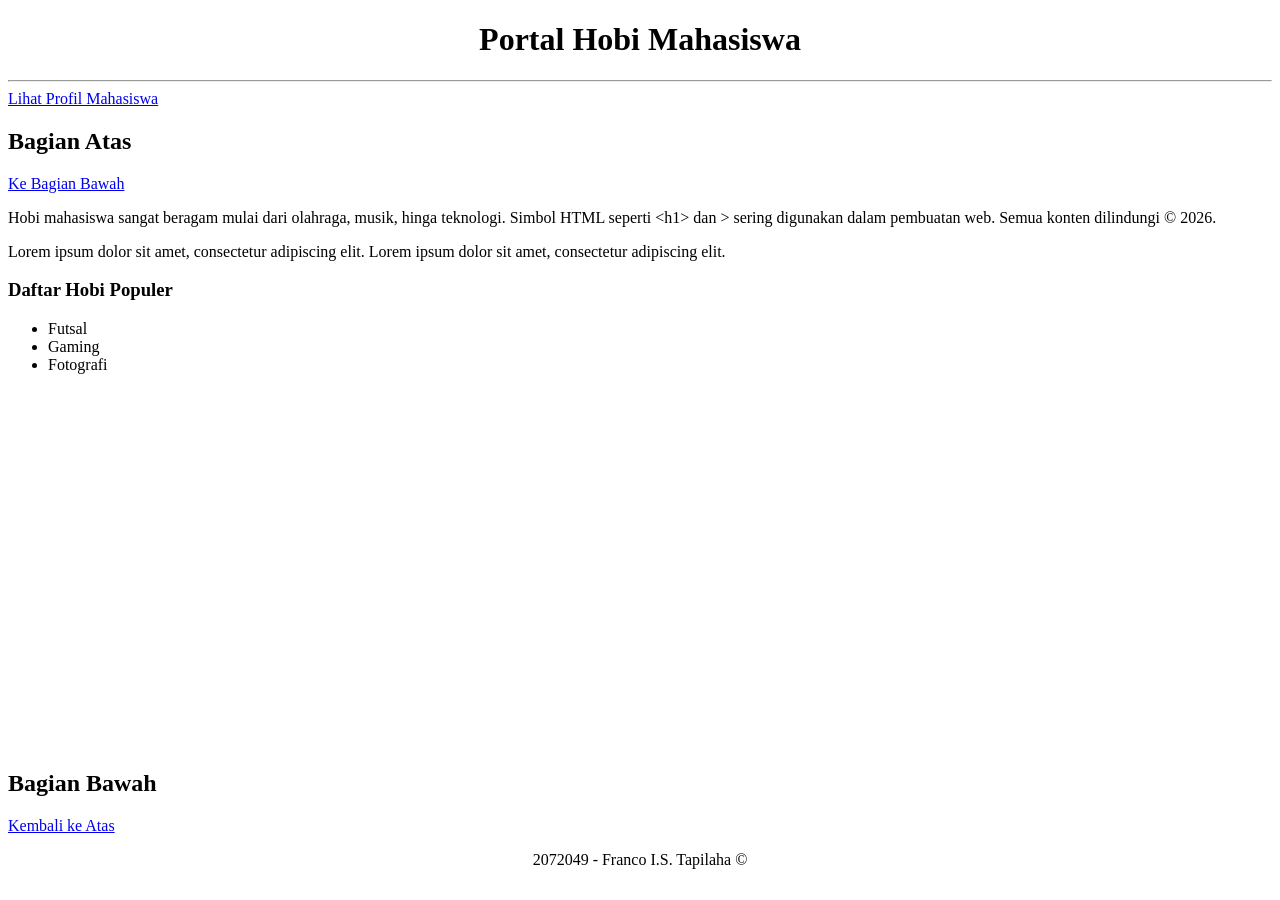
<file: Web Dasar Minggu ke-3/tugas1_2072049/Index.html>
<!DOCTYPE html>
<head>
    <meta charset="UTF-8">
    <title>Profil - 2072049</title>
</head>
<body>
    <h1 align="center">Portal Hobi Mahasiswa</h1>
    <hr>
    <a href="profil.html">Lihat Profil Mahasiswa</a>
    <h2 id="2">Bagian Atas</h2>
    <a href="#1">Ke Bagian Bawah</a>
    <p>Hobi mahasiswa sangat beragam mulai dari olahraga, musik, hinga teknologi. Simbol HTML seperti &lt;h1&gt; dan &gt; sering digunakan dalam pembuatan web. Semua konten dilindungi &copy 2026.</p>
    <p>Lorem ipsum dolor sit amet, consectetur adipiscing elit. Lorem ipsum dolor sit amet, consectetur adipiscing elit.</p>
    <h3>Daftar Hobi Populer</h3>
    <ul>
        <li>Futsal</li>
        <li>Gaming</li>
        <li>Fotografi</li>
    </ul>          
    <br>    
    <br>
    <br>
    <br>
    <br>
    <br>
    <br>
    <br>
    <br>
    <br>
    <br>    
    <br>
    <br>
    <br>
    <br>
    <br>
    <br>
    <br>
    <br>
    <br>
    <h2 id="1">Bagian Bawah</h2>
    <a href="#2">Kembali ke Atas</a>
</body>
<footer>
    <p align="center">2072049 - Franco I.S. Tapilaha &copy;</p>
</footer>
</file>
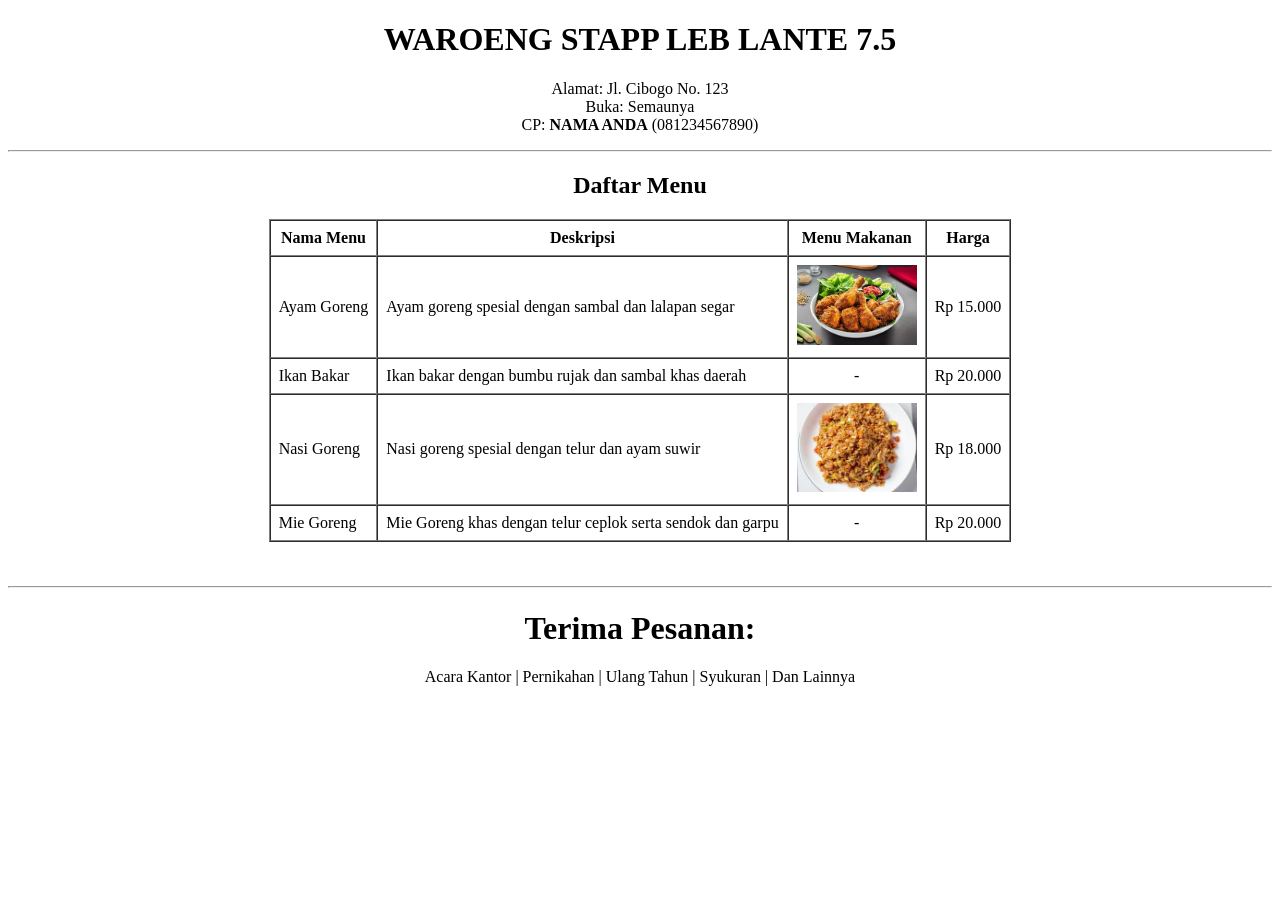
<file: Web Dasar Minggu ke-3/tugas3_2072049/index.html>
<!DOCTYPE html>
<head>
    <meta charset="UTF-8">
    <title>Menu - 2072049</title>
</head>
<body>
    <h1 align="center"><b><span>WAROENG STAPP LEB LANTE 7.5</span></b></h1>
    <p align="center">
        Alamat: Jl. Cibogo No. 123<br>
        Buka: Semaunya<br>
        CP: <b>NAMA ANDA</b> (081234567890)
    </p>
    <hr>
    <h2 align="center">Daftar Menu</h2>
    <table border="1" align="center" cellpadding="8" cellspacing="0">
        <tr>
            <th>Nama Menu</th>
            <th>Deskripsi</th>
            <th>Menu Makanan</th>
            <th>Harga</th>
        </tr>
        <tr>
            <td>Ayam Goreng</td>
            <td>Ayam goreng spesial dengan sambal dan lalapan segar</td>
            <td align="center">
                <img src="ayam.jpg" alt="Ayam Goreng" width="120">
            </td>
            <td>Rp 15.000</td>
        </tr>
        <tr>
            <td>Ikan Bakar</td>
            <td>Ikan bakar dengan bumbu rujak dan sambal khas daerah</td>
            <td align="center">-</td>
            <td>Rp 20.000</td>
        </tr>
        <tr>
            <td>Nasi Goreng</td>
            <td>Nasi goreng spesial dengan telur dan ayam suwir</td>
            <td align="center">
                <img src="nasiGoreng.jpg" alt="Nasi Goreng" width="120">
            </td>
            <td>Rp 18.000</td>
        </tr>
        <tr>
            <td>Mie Goreng</td>
            <td>Mie Goreng khas dengan telur ceplok serta sendok dan garpu</td>
            <td align="center">-</td>
            <td>Rp 20.000</td>
        </tr>
    </table>
    <br>
    <br>
</body>
<footer>
    <hr>
    <h1 align="center">Terima Pesanan:</h1>
    <p align="center">Acara Kantor | Pernikahan | Ulang Tahun | Syukuran | Dan Lainnya</p>
</footer>
</file>
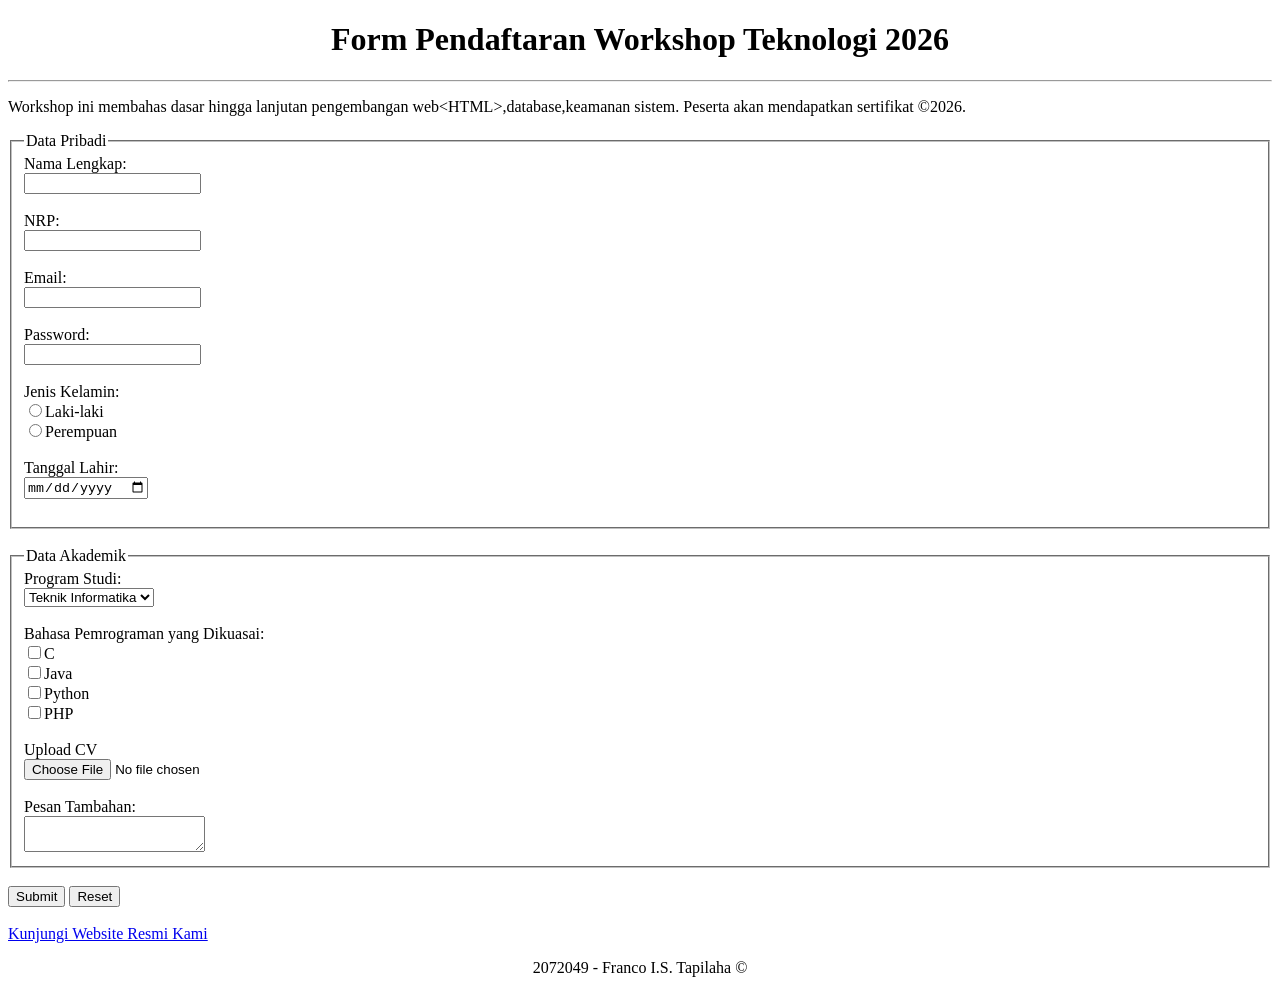
<file: Web Dasar Minggu ke-3/Tugas2_2072049.html>
<!DOCTYPE html>
<head>
    <meta charset="UTF-8">
    <title>Profil Diri - 2072049</title>
</head>
<body>
    <h1 align="center">Form Pendaftaran Workshop Teknologi 2026</h1>
    <hr>
    <p>Workshop ini membahas dasar hingga lanjutan pengembangan web&lt;HTML&gt;,database,keamanan sistem. Peserta akan mendapatkan sertifikat &copy;2026.</p>
    <form id="form">
        <fieldset>
            <legend>Data Pribadi</legend>
            Nama Lengkap:<br>
            <input type="text"><br>
            <br>
            NRP:<br>
            <input type="text"><br>
            <br>
            Email:<br>
            <input type="email"><br>
            <br>
            Password:<br>
            <input type="password"><br>
            <br>
            Jenis Kelamin:<br>
            <input type="radio" name="option" value="Laki-laki">Laki-laki<br>
            <input type="radio" name="option" value="Perempuan">Perempuan<br>
            <br>
            Tanggal Lahir:<br>
            <input type="date"><br>
            <br>
        </fieldset>
    </form><br>
    <form id="form">
        <fieldset>
            <legend>Data Akademik</legend>
            Program Studi:<br>
            <select>
                <option>Teknik Informatika</option>
                <option>Teknik Elektro</option>
                <option>Teknik Sipil</option>
            </select><br>
            <br>
            Bahasa Pemrograman yang Dikuasai:<br>
            <input type="checkbox" name="option" value="C">C<br>
            <input type="checkbox" name="option" value="Java">Java<br>
            <input type="checkbox" name="option" value="Python">Python<br>
            <input type="checkbox" name="option" value="PHP">PHP<br>
            <br>
            Upload CV<br>
            <input type="file"><br>
            <br>
            Pesan Tambahan:<br>
            <textarea></textarea><br>
        </fieldset>
    </form>
    <br>
    <button type="submit" form="form">Submit</button>
    <button type="reset" form="form">Reset</button>
    <br>
    <br>
    <a href="https://morning.maranatha.edu">Kunjungi Website Resmi Kami</a>
</body>
<footer>
    <p align="center">2072049 - Franco I.S. Tapilaha &copy;</p>
</footer>
</file>
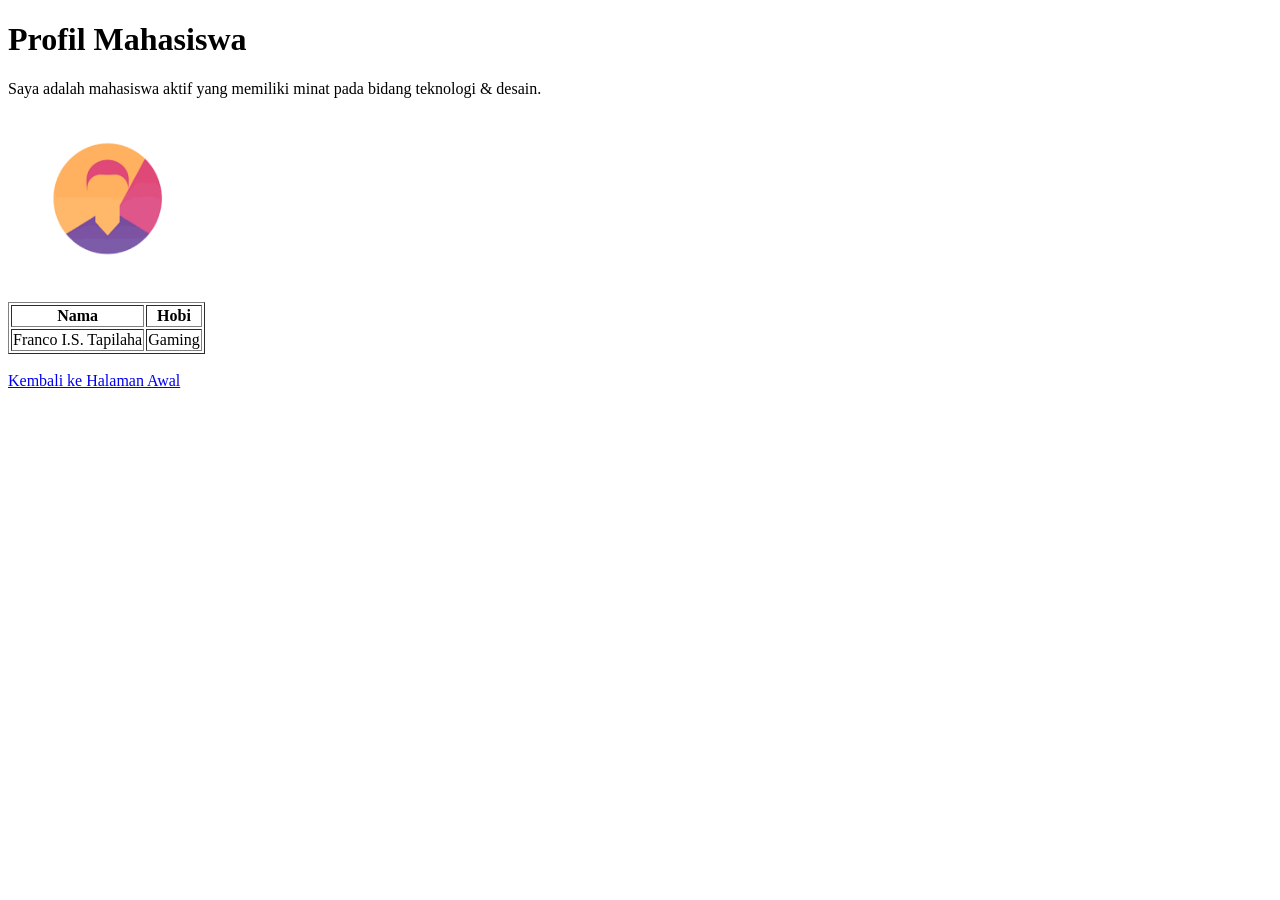
<file: Web Dasar Minggu ke-3/tugas1_2072049/Profil.html>
<!DOCTYPE html>
<head>
    <meta charset="UTF-8">
    <title>Profil - 2072049</title>
</head>
<body>
    <h1>Profil Mahasiswa</h1>
    <a>Saya adalah mahasiswa aktif yang memiliki minat pada bidang teknologi & desain.</a>
    <br>
    <a href="https://morning.maranatha.edu" ><img src="foto.png" width="200" height="200" alt="foto.png"></a>
    <table border="1">
        <tr>
            <th>Nama</th>
            <th>Hobi</th>
        </tr>
        <tr>
            <td>Franco I.S. Tapilaha</td>
            <td>Gaming</td>
        </tr>
    </table><br>
    <a href="Index.html">Kembali ke Halaman Awal</a>
</body>
</file>
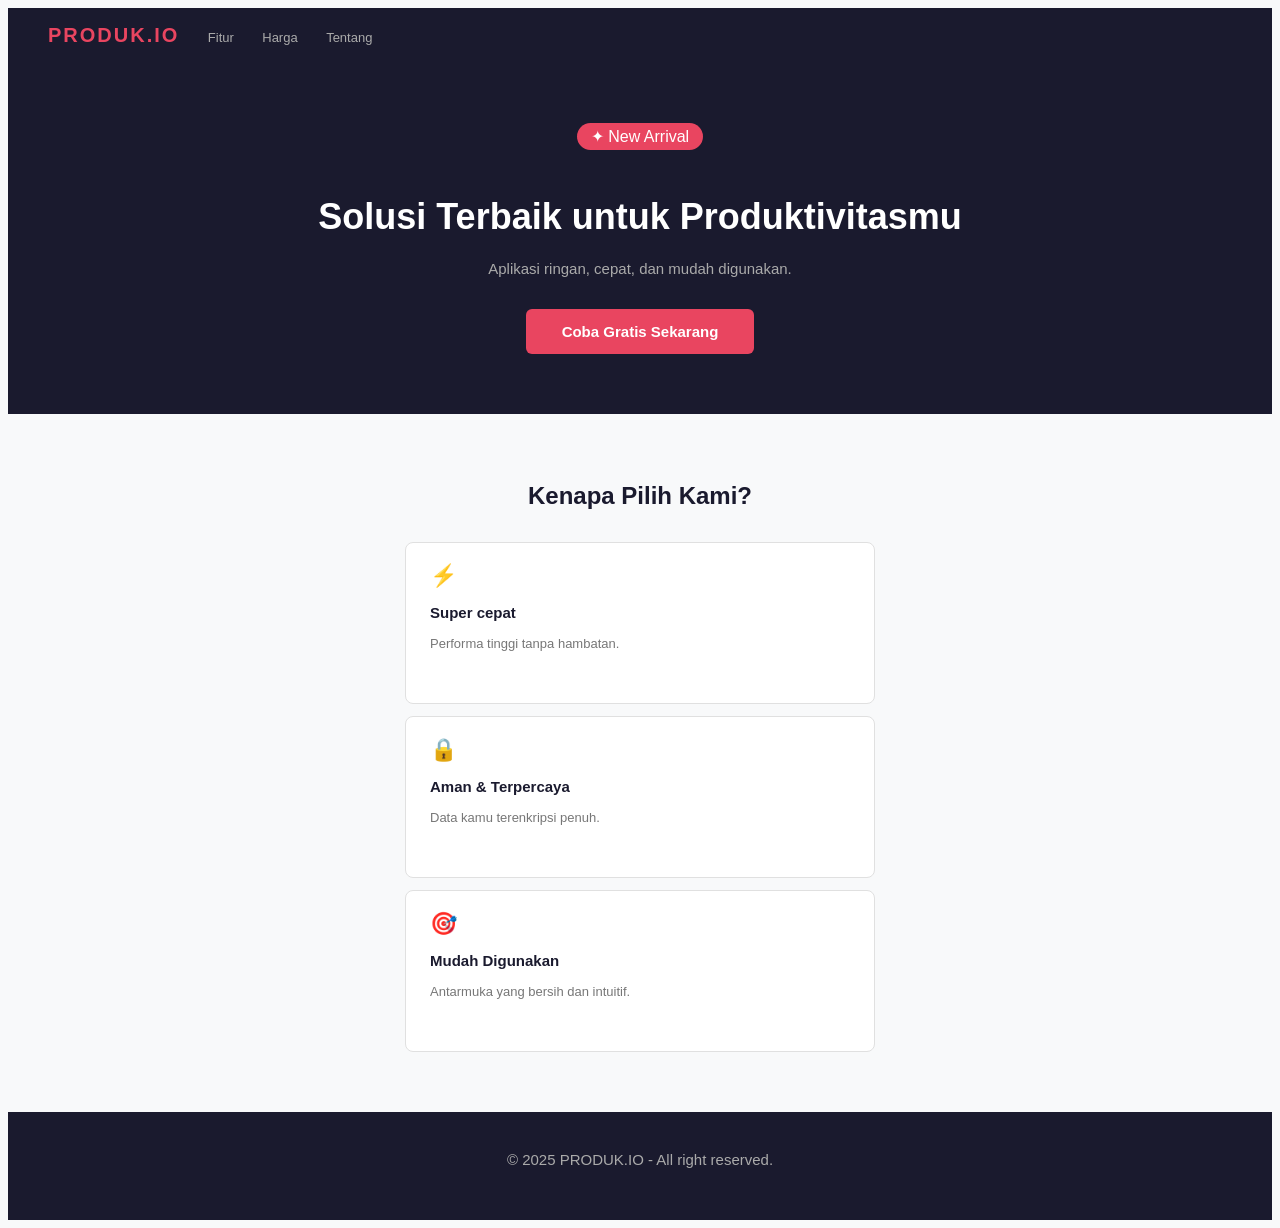
<file: Web Dasar Minggu ke-4/Tugas 1/Tugas1_2072049.html>
<!--2072049 - Franco I.S. Tapilaha-->
<!DOCTYPE html>
<head>
    <meta charset="UTF-8">
    <title>Company - 2072049</title>
    <link rel="stylesheet" href="style.css">
</head>
<body>
    <div class="navbar">
        <span class="navbar-brand">PRODUK.IO</span>
        <a href="#">Fitur</a>
        <a href="#">Harga</a>
        <a href="#">Tentang</a>
    </div>
    <div class="hero">
        <div class="hero-label">
            ✦ New Arrival
        </div>
        <h1>Solusi Terbaik untuk Produktivitasmu</h1>
        <p>Aplikasi ringan, cepat, dan mudah digunakan.</p>
        <button class="btn-beli">Coba Gratis Sekarang</button>
    </div>
    <div class="fitur-section">
        <h2>Kenapa Pilih Kami?</h2>
        <div class="fitur-list">
            <div class="fitur-item">
                <div class="fitur-icon">⚡</div>
                <h3>Super cepat</h3>
                <p>Performa tinggi tanpa hambatan.</p>
            </div>
            <div class="fitur-item">
                <div class="fitur-icon">🔒</div>
                <h3>Aman & Terpercaya</h3>
                <p>Data kamu terenkripsi penuh.</p>
            </div>
            <div class="fitur-item">
                <div class="fitur-icon">🎯</div>
                <h3>Mudah Digunakan</h3>
                <p>Antarmuka yang bersih dan intuitif.</p>
            </div>
        </div>
    </div>
</body>
<footer>
    <div class="footer">
        <p>&copy; 2025 PRODUK.IO - All right reserved.</p>
    </div>

</footer>
</file>
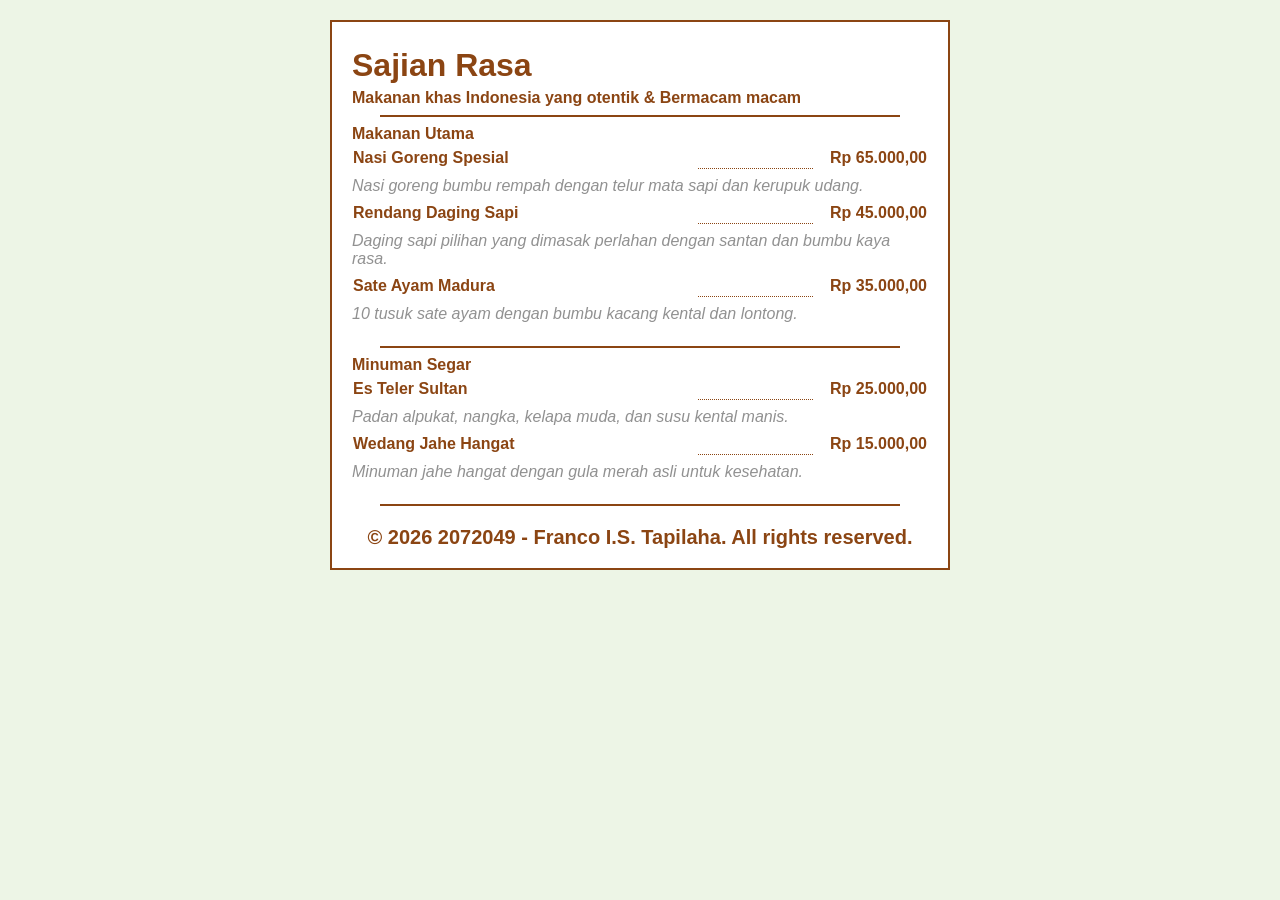
<file: Web Dasar Minggu ke-4/Tugas 2/Tugas2_2072049.html>
<!--2072049 - Franco I.S. Tapilaha-->
<!DOCTYPE html>
<head>
    <meta charset="UTF-8">
    <title>Menu - 2072049</title>
    <link rel="stylesheet" href="style.css">
</head>
<body>
    <div class="card">
        <h1>Sajian Rasa</h1>
        <h4>Makanan khas Indonesia yang otentik & Bermacam macam</h4>
        <hr>
        <h4>Makanan Utama</h4>
        <table class="menu">
            <tr>
                <td class="item">Nasi Goreng Spesial</td>
                <td class="dots">&nbsp;</td>
                <td class="price">Rp 65.000,00</td>
            </tr>
            <tr>
                <td colspan="3" class="desc">Nasi goreng bumbu rempah dengan telur mata sapi dan kerupuk udang.</td>
            </tr>
            <tr>
                <td class="item">Rendang Daging Sapi</td>
                <td class="dots">&nbsp;</td>
                <td class="price">Rp 45.000,00</td>
            </tr>
            <tr>
                <td colspan="3" class="desc">Daging sapi pilihan yang dimasak perlahan dengan santan dan bumbu kaya rasa.</td>
            </tr>
            <tr>
                <td class="item">Sate Ayam Madura</td>
                <td class="dots">&nbsp;</td>
                <td class="price">Rp 35.000,00</td>
            </tr>
            <tr>
                <td colspan="3" class="desc">10 tusuk sate ayam dengan bumbu kacang kental dan lontong.</td>
            </tr>
        </table>
        <hr>
        <h4>Minuman Segar</h4>
        <table class="menu">
            <tr>
                <td class="item">Es Teler Sultan</td>
                <td class="dots">&nbsp;</td>
                <td class="price">Rp 25.000,00</td>
            </tr>
            <tr>
                <td colspan="3" class="desc">Padan alpukat, nangka, kelapa muda, dan susu kental manis.</td>
            </tr>
            <tr>
                <td class="item">Wedang Jahe Hangat</td>
                <td class="dots">&nbsp;</td>
                <td class="price">Rp 15.000,00</td>
            </tr>
            <tr>
                <td colspan="3" class="desc">Minuman jahe hangat dengan gula merah asli untuk kesehatan.</td>
            </tr>
        </table>

        <hr>
        <p class="footer">© 2026 2072049 - Franco I.S. Tapilaha. All rights reserved.</p>
    </div>
</body>
</file>
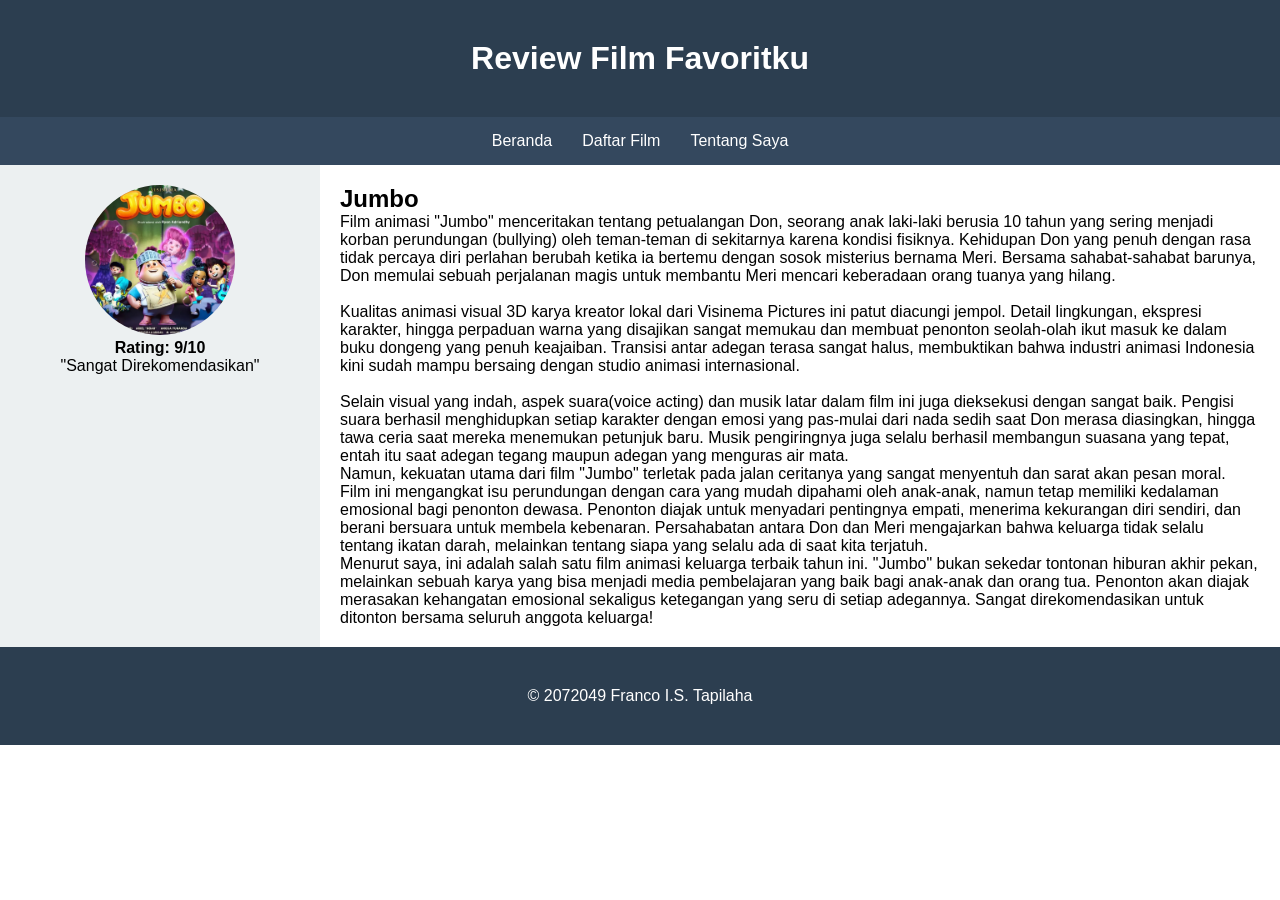
<file: Web Dasar Minggu ke-5/Tugas 1/Tugas1_2072049.html>
<!--2072049 Franco-->
<!DOCTYPE html>
<head>
    <meta charset="UTF-8">
    <title>Review Film Favorit - 2072049</title>
    <link rel="stylesheet" href="style.css">
</head>
<body>
    <header>
        <h1>Review Film Favoritku</h1>
    </header>
    <nav>
        <a href="#">Beranda</a>
        <a href="#">Daftar Film</a>
        <a href="#">Tentang Saya</a>
    </nav>
    <main>
        <aside>
            <img src="1_MLT7p7iF1SZe1QXDXkekAQ.webp">
            <p><strong>Rating: 9/10</strong></p>
            <p>"Sangat Direkomendasikan"</p>
        </aside>
        <article>
            <h2>Jumbo</h2>
            <p>Film animasi "Jumbo" menceritakan tentang petualangan Don, seorang anak laki-laki berusia 10 tahun yang sering menjadi korban perundungan (bullying) oleh teman-teman di sekitarnya karena kondisi fisiknya. Kehidupan Don yang penuh dengan rasa tidak percaya diri perlahan berubah ketika ia bertemu dengan sosok misterius bernama Meri. Bersama sahabat-sahabat barunya, Don memulai sebuah perjalanan magis untuk membantu Meri mencari keberadaan orang tuanya yang hilang.</p>
            <br>
            <p>Kualitas animasi visual 3D karya kreator lokal dari Visinema Pictures ini patut diacungi jempol. Detail lingkungan, ekspresi karakter, hingga perpaduan warna yang disajikan sangat memukau dan membuat penonton seolah-olah ikut masuk ke dalam buku dongeng yang penuh keajaiban. Transisi antar adegan terasa sangat halus, membuktikan bahwa industri animasi Indonesia kini sudah mampu bersaing dengan studio animasi internasional.</p>
            <br>
            <p>Selain visual yang indah, aspek suara(voice acting) dan musik latar dalam film ini juga dieksekusi dengan sangat baik. Pengisi suara berhasil menghidupkan setiap karakter dengan emosi yang pas-mulai dari nada sedih saat Don merasa diasingkan, hingga tawa ceria saat mereka menemukan petunjuk baru. Musik pengiringnya juga selalu berhasil membangun suasana yang tepat, entah itu saat adegan tegang maupun adegan yang menguras air mata.<br>
            Namun, kekuatan utama dari film "Jumbo" terletak pada jalan ceritanya yang sangat menyentuh dan sarat akan pesan moral. Film ini mengangkat isu perundungan dengan cara yang mudah dipahami oleh anak-anak, namun tetap memiliki kedalaman emosional bagi penonton dewasa. Penonton diajak untuk menyadari pentingnya empati, menerima kekurangan diri sendiri, dan berani bersuara untuk membela kebenaran. Persahabatan antara Don dan Meri mengajarkan bahwa keluarga tidak selalu tentang ikatan darah, melainkan tentang siapa yang selalu ada di saat kita terjatuh.<br>
            Menurut saya, ini adalah salah satu film animasi keluarga terbaik tahun ini. "Jumbo" bukan sekedar tontonan hiburan akhir pekan, melainkan sebuah karya yang bisa menjadi media pembelajaran yang baik bagi anak-anak dan orang tua. Penonton akan diajak merasakan kehangatan emosional sekaligus ketegangan yang seru di setiap adegannya. Sangat direkomendasikan untuk ditonton bersama seluruh anggota keluarga!</p>
        </article>
    </main>
    <footer>
        <p>&copy; 2072049 Franco I.S. Tapilaha</p>
    </footer>
</body>
</file>
<file: Web Dasar Minggu ke-4/Tugas 1/style.css>
html{
    margin: 0; 
    padding: 0; 
}

body{
    font-family: Arial, sans-serif;
    background-color: #f8f9fa;
}

.navbar{
    background-color: #1a1a2e;
    padding: 16px 40px;
}

.navbar-brand{
    color: #e94560; 
    font-size: 20px;
    font-weight: bold; 
    letter-spacing: 2px;
}

a{
    color: #aaa; 
    text-decoration: none; 
    font-size: 13px; 
    margin-left: 24px;
}

.hero{
    background-color: #1a1a2e;
    text-align: center; 
    padding: 60px 20px;
}

.hero-label{
    background-color: #e94560; 
    color: white; 
    padding: 4px 14px; 
    border-radius: 20px; 
    display: inline-block;
    margin-bottom: 20px;
}

h1{
    font-size: 36px; 
    color: #ffffff; 
    margin-bottom: 14px; 
    line-height: 1.3;
}

p{
    font-size: 15px; 
    color: #aaa; 
    margin-bottom: 28px;
    line-height: 1.7; 
    max-width: 480px; 
    margin-left: auto; 
    margin-right: auto;
}

.btn-beli{
    background-color: #e94560; 
    color: white; 
    border: none; 
    padding: 14px 36px; 
    font-size: 15px; 
    font-weight: bold; 
    border-radius: 6px; 
    cursor: pointer;
}

.btn-beli:hover{
    background-color: #c73652;
}

.fitur-section{
    padding: 48px 40px; 
    text-align: center;
}

h2{
    font-size: 24px; 
    color: #1a1a2e; 
    margin-bottom: 32px;
}

.fitur-list{
    display: inline-block; 
    text-align: left;
}

.fitur-item{
    background-color: #ffffff; 
    border: 1px solid #e0e0e0; 
    border-radius: 8px; 
    padding: 20px 24px; 
    margin-bottom: 12px; 
    width: 420px;
}

.fitur-item h3{
    font-size: 15px; 
    color: #1a1a2e; 
    margin-bottom: 6px;
}

.fitur-item p{
    font-size: 13px; 
    color: #777; 
    line-height: 1.6;
}

.fitur-icon{
    font-size: 22px;
    margin-bottom: 8px
}

.footer{
    background-color: #1a1a2e; 
    text-align: center; 
    padding: 20px;
    color: #555; 
    font-size: 13px;
}
</file>
<file: Web Dasar Minggu ke-4/Tugas 2/style.css>
body {
    background-color: #edf5e6;
    font-family: Verdana, Geneva, Tahoma, sans-serif;
    color: #8b4513;
    display: flex;
    justify-content: center;
    margin: 0;
    padding: 20px;
}

.card {
    width: 50%;
    height: 550px;
    background-color: white;
    border: 2px solid #8b4513;
    padding: 20px;
    box-sizing: border-box;
}

h1, h4 {
    margin: 5px 0;
}

hr {
    width: 90%;
    border: 1px solid #8b4513;
}

.menu {
    width: 100%;
    border-collapse: collapse;
    margin-bottom: 15px;
}

.item {
    width: 60%;
    font-weight: bold;
}

.dots {
    border-bottom: 1px dotted #8b4513;
    width: 20%;
}

.price {
    width: 20%;
    text-align: right;
    font-weight: bold;
}

.desc {
    color: #919191;
    font-style: italic;
    padding: 8px 0;
}

.footer {
    font-size: 20px;
    text-align: center;
    font-weight: bold;
}
</file>
<file: Web Dasar Minggu ke-5/Tugas 1/style.css>
/*2072049 Franco*/
*{
    box-sizing: border-box;
    margin: 0;
    font-family: Arial,sans-serif;
}

header,footer{
    background-color: #2c3e50;
    color: white;
    text-align: center;
    padding: 40px;
}

nav{
    display: flex;
    justify-content: center;
    position: sticky;
    top: 0;
    background-color: #34485e;
}

nav a{
    color: white;
    padding: 15px;
    text-decoration: none;
}

nav a:hover{
    background-color: #e74c3c;
}

main{
    display: flex;
    flex-wrap: wrap;
}

aside{
    flex: 25%;
    background-color: #ecf0f1;
    padding: 20px;
    text-align: center
}

article{
    flex: 75%;
    padding: 20px;
}

img{
    width: 150px;
    height: 150px;
    border-radius: 50%;
    object-fit: cover;
}

@media screen and (max-width: 600px){
    aside,article{
        flex: 100%;
    }

    nav{
        flex-direction: column;
    }

    nav a{
        width: 100%;
        text-align: center;
    }
}
</file>
